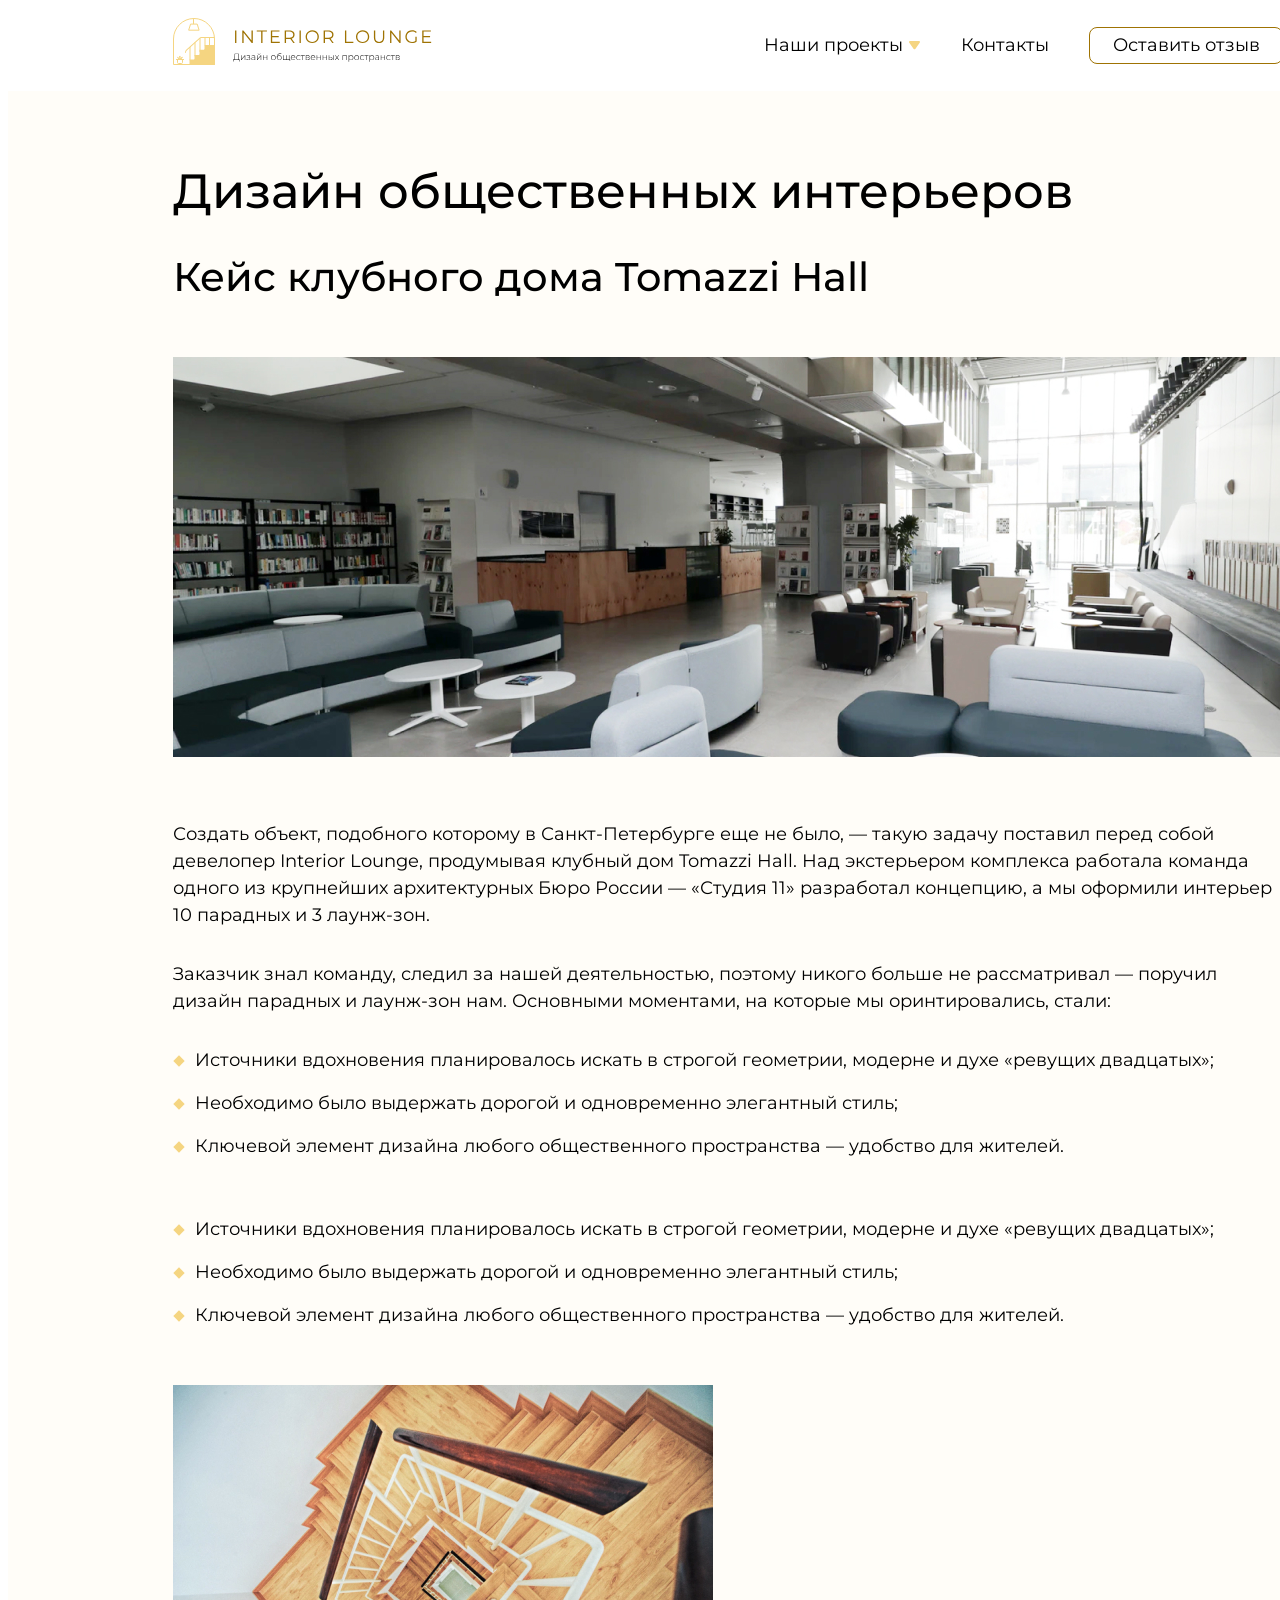
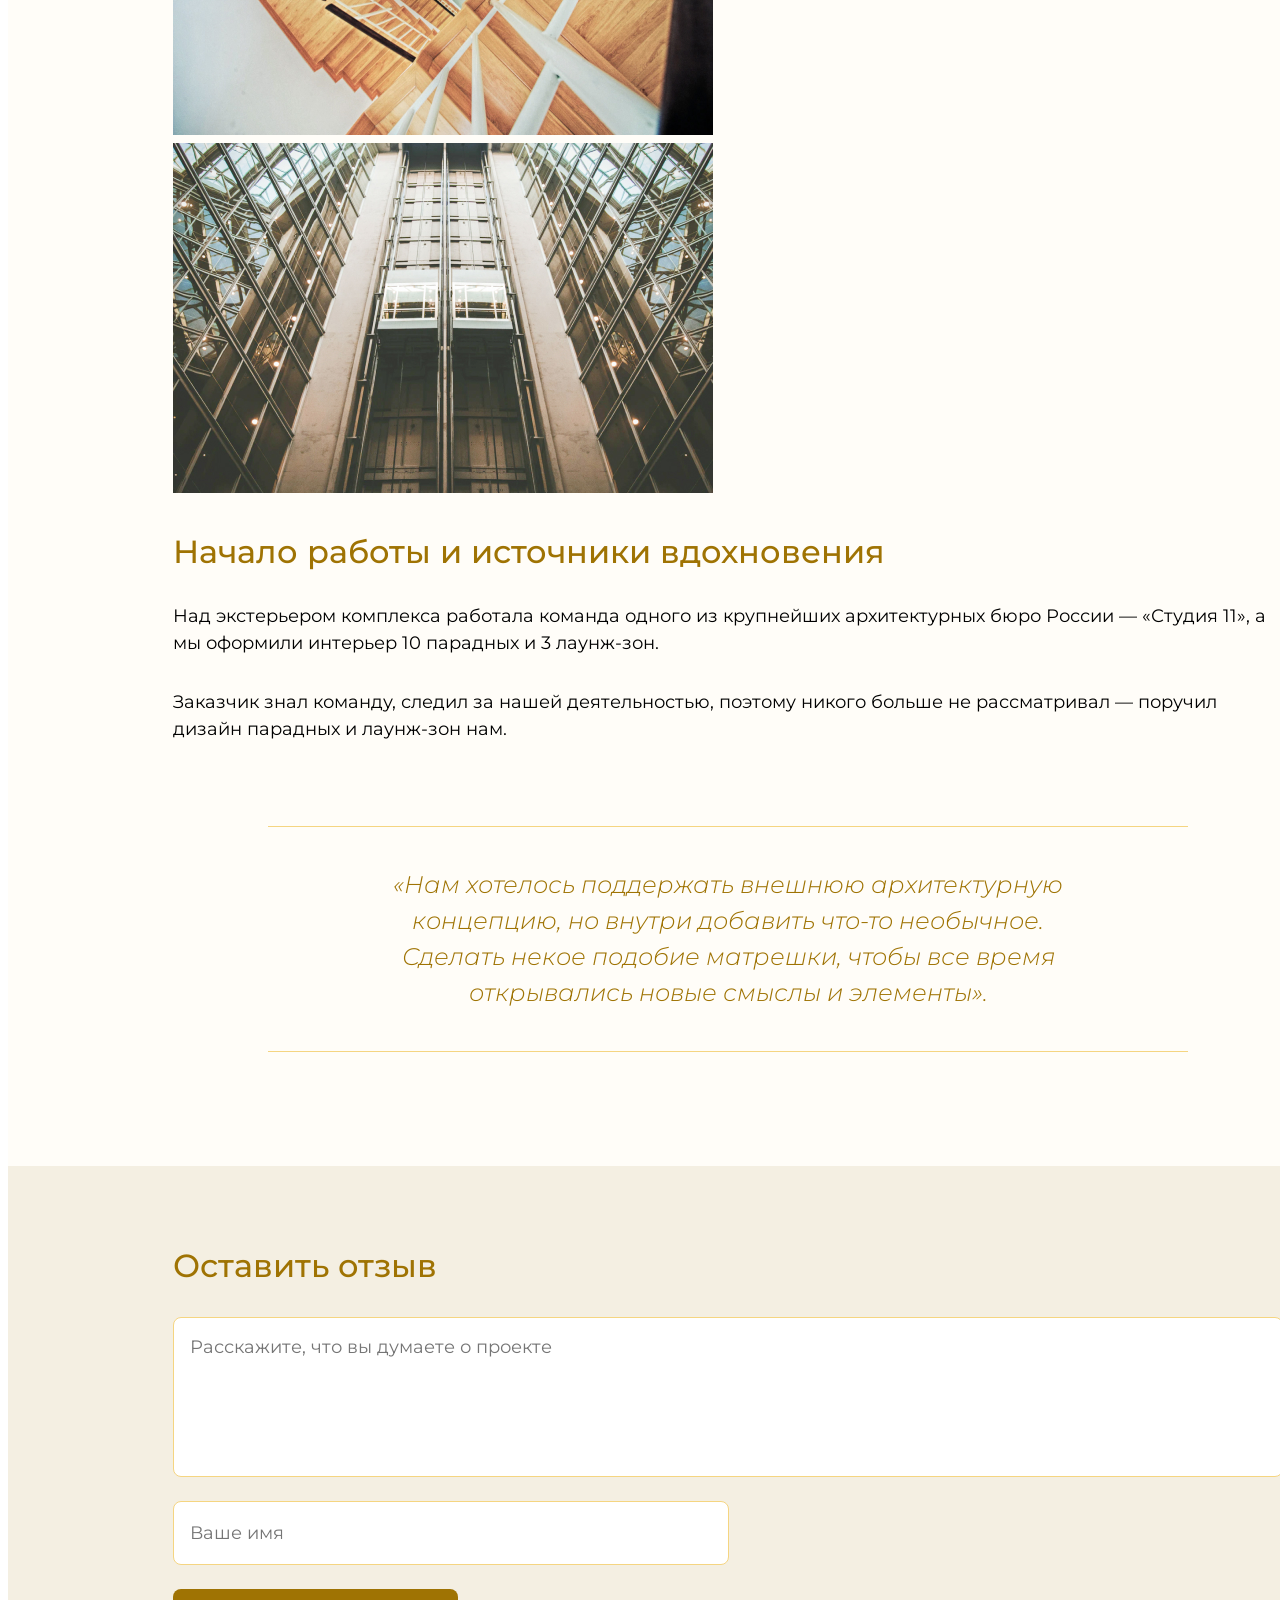
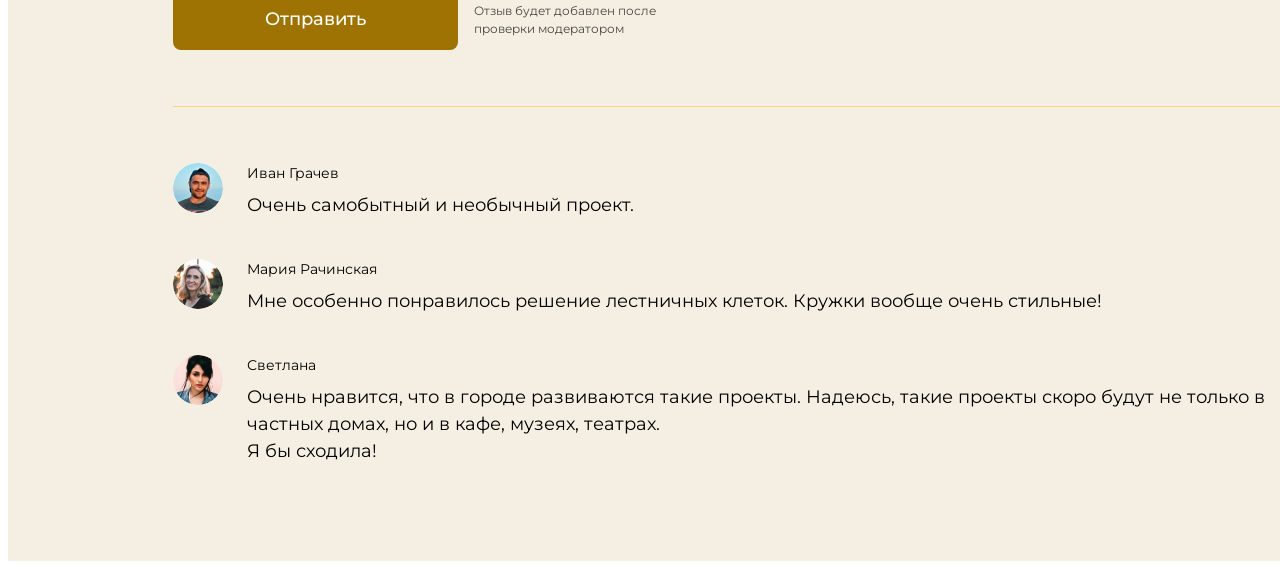
<file: progress.html>
<!DOCTYPE html>
<html lang="ru">

<head>
  <meta charset="utf-8">
  <link rel="preconnect" href="https://fonts.googleapis.com">
  <link rel="preconnect" href="https://fonts.gstatic.com" crossorigin>
  <link href="https://fonts.googleapis.com/css2?family=Montserrat:wght@100..900&display=swap" rel="stylesheet">
  <link rel="stylesheet" href="css/test.css">
  <title>Заголовок страницы</title>
</head>

<body class="page">
  <div class="page__wrapper">
    <header class="page__header header">
      <div class="header__wrapper header-wrapper">
        <a class="header-wrapper__link" href="progress.html"><img class="header-wrapper__logo"
            src="./img/Test-work/header-logo.svg" width="262" height="47" alt="Логотип компании INTERIOR LOUNGE">
        </a>
        <nav class="header-wrapper__navigation navigation">
          <ul class="navigation__list">
            <li class="navigation__item select">
              <span class="select__title">Наши проекты</span>
              <button class="select__button" type="button"></button>
              <ul class="select__list hidden">
                <li class="select__item">
                  <a class="select__link" href="#">Tomazzi Hall</a>
                </li>
                <li class="select__item">
                  <a class="select__link" href="#">Lounge Hall</a>
                </li>
                <li class="select__item">
                  <a class="select__link" href="#">Astra Hall</a>
                </li>
              </ul>
            </li>
            <li class="navigation__item">Контакты</li>
            <li class="navigation__item navigation-link">
              <a class="navigation__link" href="#">Оставить отзыв</a>
            </li>
          </ul>
        </nav>
      </div>
    </header>
    <main class="page__main">
      <div class="wysiwyg__wrapper">
        <h1>Дизайн общественных интерьеров</h1>
        <h2>Кейс клубного дома Tomazzi Hall</h2>
        <div class="front-image-wrapper">
          <img src="./img/Test-work/front-image.jpg" width="1110" height="400" alt="Клубный дом Tomazzi Hall">
        </div>
        <p>Создать объект, подобного которому в Санкт-Петербурге еще не было, — такую задачу
          поставил перед собой девелопер Interior Lounge, продумывая клубный дом Tomazzi Hall.
          Над экстерьером комплекса работала команда одного из крупнейших архитектурных
          Бюро России — «Студия 11» разработал концепцию, а мы оформили интерьер 10 парадных и
          3 лаунж-зон.</p>
        <p>Заказчик знал команду, следил за нашей деятельностью, поэтому никого больше не
          рассматривал — поручил дизайн парадных и лаунж-зон нам.
          Основными моментами, на которые мы оринтировались, стали:</p>
        <ul>
          <li>Источники вдохновения планировалось искать в строгой геометрии, модерне и духе «ревущих двадцатых»;</li>
          <li>Необходимо было выдержать дорогой и одновременно элегантный стиль;</li>
          <li>Ключевой элемент дизайна любого общественного пространства — удобство для жителей.</li>
        </ul>
        <ol>
          <li>Источники вдохновения планировалось искать в строгой геометрии, модерне и духе «ревущих двадцатых»;</li>
          <li>Необходимо было выдержать дорогой и одновременно элегантный стиль;</li>
          <li>Ключевой элемент дизайна любого общественного пространства — удобство для жителей.</li>
        </ol>
        <div class="ladder-image-wrapper">
          <img src="./img/Test-work/ladder.jpg" alt="Деревянная винтовая лестница">
        </div>
        <div class="elevator-image-wrapper">
          <img src="./img/Test-work/elevator.jpg" alt="Движущийся прозрачный лифт">
        </div>
        <h3>Начало работы и источники вдохновения</h3>
        <p>Над экстерьером комплекса работала команда одного из крупнейших архитектурных бюро России — «Студия 11», а мы
          оформили интерьер 10 парадных и 3 лаунж-зон.</p>
        <span>Заказчик знал команду, следил за нашей деятельностью, поэтому никого больше не рассматривал — поручил
          дизайн
          парадных и лаунж-зон нам.</span>
        <blockquote>«Нам хотелось поддержать внешнюю архитектурную концепцию, но внутри добавить что-то необычное.
          Сделать
          некое подобие матрешки, чтобы все время открывались новые смыслы и элементы». </blockquote>
      </div>
    </main>
    <footer class="page__footer footer">
      <div class="footer__wrapper">
        <h3 class="footer__title">Оставить отзыв </h3>
        <form class="footer__form form" action="" method="post">
          <textarea class="form__feedback" placeholder="Расскажите, что вы думаете о проекте"></textarea>
          <label class="visually-hidden" for="name">Введите Ваше имя</label>
          <input class="form__input" name="user-name" id="name" type="text" placeholder="Ваше имя">
          <button class="form__button" type="submit">Отправить</button>
          <span class="form__explanatory-text">Отзыв будет добавлен после проверки модератором</span>
        </form>
        <div class="footer__comments comments">
          <article class="comments__user user">
            <img class="user__avatar" src="./img/Test-work/user-one.jpg" width="50" height="50" alt="Пользователь">
            <span class="user__name">Иван Грачев</span>
            <p class="user__comment-text">Очень самобытный и необычный проект.</p>
          </article>
          <article class="comments__user user">
            <img class="user__avatar" src="./img/Test-work/user-two.jpg" width="50" height="50" alt="Пользователь">
            <span class="user__name">Мария Рачинская</span>
            <p class="user__comment-text">Мне особенно понравилось решение лестничных клеток.
              Кружки вообще очень стильные!</p>
          </article>
          <article class="comments__user user">
            <img class="user__avatar" src="./img/Test-work/user-three.jpg" width="50" height="50" alt="Пользователь">
            <span class="user__name">Светлана</span>
            <p class="user__comment-text">Очень нравится, что в городе развиваются такие проекты. Надеюсь, такие проекты
              скоро будут не только в частных домах, но и в кафе, музеях, театрах.<br>
              Я бы сходила!</p>
          </article>
        </div>
      </div>
    </footer>
  </div>
  <script src="js/test-work.js"></script>
</body>

</html>
</file>
<file: css/test.css>
body {
  font-family: "Montserrat", "Tahoma", sans-serif;
  font-weight: 400;
  font-size: 18px;
  line-height: 1.5;
  color: #000000;
  width: 1440px;
  background-color: #FFFFFF;
}

.wysiwyg__wrapper {
  width: 1110px;
  background-color: #FFFDF8;
  padding: 72px 165px 31px 165px;
  font-size: 18px;
  color: #000000;
}

.wysiwyg__wrapper blockquote {
  width: 920px;
  text-align: center;
  margin: 83px auto;
  padding: 40px 97px;
  font-weight: 300;
  font-size: 24px;
  font-style: italic;
  color: #9F7303;
  box-sizing: border-box;
  border-top: 1px solid #F5D581;
  border-bottom: 1px solid #F5D581;
}

.wysiwyg__wrapper h1,
.wysiwyg__wrapper h2,
.wysiwyg__wrapper h3 {
  font-weight: 500;
  line-height: 1.2;
}

.wysiwyg__wrapper h1 {
  margin: 0;
  margin-bottom: 32px;
  font-size: 48px;
}

.wysiwyg__wrapper h2 {
  margin: 0;
  margin-bottom: 32px;
  font-size: 40px;
}

.wysiwyg__wrapper h3 {
  color: #9F7303;
  font-size: 32px;
}

.wysiwyg__wrapper ol,
.wysiwyg__wrapper ul {
  margin: 0;
  margin-bottom: 56px;
  padding: 0;
  padding-left: 22px;
}

.wysiwyg__wrapper li {
  margin-bottom: 16px;
  position: relative;
  list-style: none;
}

.wysiwyg__wrapper li::after {
  content: "";
  height: 8px;
  width: 8px;
  background: #f5d581;
  display: block;
  position: absolute;
  transform: rotate(45deg);
  top: 10px;
  left: -20px;
}

.wysiwyg__wrapper p {
  margin: 0;
  margin-bottom: 32px;
}

.visually-hidden {
  position: fixed;
  transform: scale(0);
}

.page__wrapper {
  display: flex;
  flex-direction: column;
  justify-content: center;
  align-items: center;
}

.header__wrapper {
  width: 1110px;
  display: flex;
  padding: 10px 165px 18px 165px;
}

.header-wrapper__link {
  margin-right: auto;
}

.header-wrapper__navigation {
  display: flex;
  justify-content: center;
  align-items: center;
}

.navigation__list {
  margin: 0;
  padding: 0;
  list-style: none;
  display: flex;
  align-items: flex-end;
  gap: 40px;
}

.select {
  display: grid;
  grid-template-columns: 1fr 13px;
  column-gap: 5px;
}

.select__list {
  width: 200px;
  margin: 0;
  padding: 24px 0 32px 16px;
  list-style: none;
  position: absolute;
  top: 62px;
  box-shadow: 0 0 2px rgba(97, 97, 97, 0.18);
  display: flex;
  flex-direction: column;
  gap: 24px;
  background-color: #FFFFFF;
  box-sizing: border-box;
}

.select__item {
  line-height: 1.2;
}

.select__link {
  line-height: 1.2;
  color: inherit;
  text-decoration: none;
}

.select__link:hover {
  color: #9F7303;
}

.hidden {
  display: none;
}

.select__button {
  cursor: pointer;
  border: transparent;
  background-color: inherit;
  background-image: url(../img/Test-work/select-button.svg);
  background-repeat: no-repeat;
  background-position: 50% 50%;
}

.navigation__link {
  color: inherit;
  text-decoration: none;
  padding: 6px 22px 7px 23px;
  border: 1px solid #9F7303;
  border-radius: 8px;
  background-color: transparent;
}

.navigation__link:hover {
  background-color: #FFFDF8;
}

.navigation__link:active {
  background-color: #FFF7E3;
}

.front-image-wrapper {
  padding: 24px 0 56px 0;
}

footer {
  background-color: #F4EFE2;
  padding: 81px 165px 88px;
}

.footer__wrapper {
  width: 1110px;
}

.footer__title {
  font-size: 32px;
  line-height: 1.2;
  font-weight: 500;
  color: #9F7303;
  margin: 0;
  margin-bottom: 32px;
}

.footer__form {
  display: grid;
  grid-template-columns: 285px 255px 1fr;
  column-gap: 16px;
  row-gap: 24px;
  padding-bottom: 56px;
  margin-bottom: 56px;
  border-bottom: 1px solid #F5D581;
}

.form__feedback,
.form__input,
.form__button {
  font: inherit;
  font-size: inherit;
  line-height: inherit;
  font-weight: inherit;
  padding: 16px;
  border: 1px solid #F5D581;
  border-radius: 8px;
  box-sizing: border-box;
}

.form__feedback {
  grid-column: 1 / -1;
  resize: none;
  min-height: 160px;
}

.form__input {
  grid-column: 1 / 3;
  min-height: 64px;
}

.form__button {
  grid-column: 1 / 2;
  font-weight: 500;
  color: #FFFFFF;
  background-color: #9F7303;
  padding: 17px 16px 17px;
  cursor: pointer;
  border: transparent;
}

.form__button:hover {
  background-color: #856103;
}

.form__button:active {
  background-color: #684C05;
}

.form__explanatory-text {
  width: 225px;
  grid-column: 2 / 3;
  font-size: 12px;
  opacity: 0.7;
  display: flex;
  align-items: center;
  justify-content: flex-start;
}

.footer__comments {
  display: flex;
  flex-direction: column;
  gap: 32px;
}

.comments__user {
  display: grid;
  grid-template-columns: 50px 1fr;
  grid-template-rows: 21px auto auto;
  column-gap: 24px;
  row-gap: 8px;
}

.user__avatar {
  grid-column: 1 / 2;
  grid-row: 1 / 3;
  border-radius: 50%;
  background-color: #9F7303;
}

.user__name {
  font-size: 14px;
  grid-column: 2 / 3;
  grid-row: 1 / 2;
}

.user__comment-text {
  margin: 0;
  grid-column: 2 / 3;
  grid-row: 2 / 3;
}
</file>
